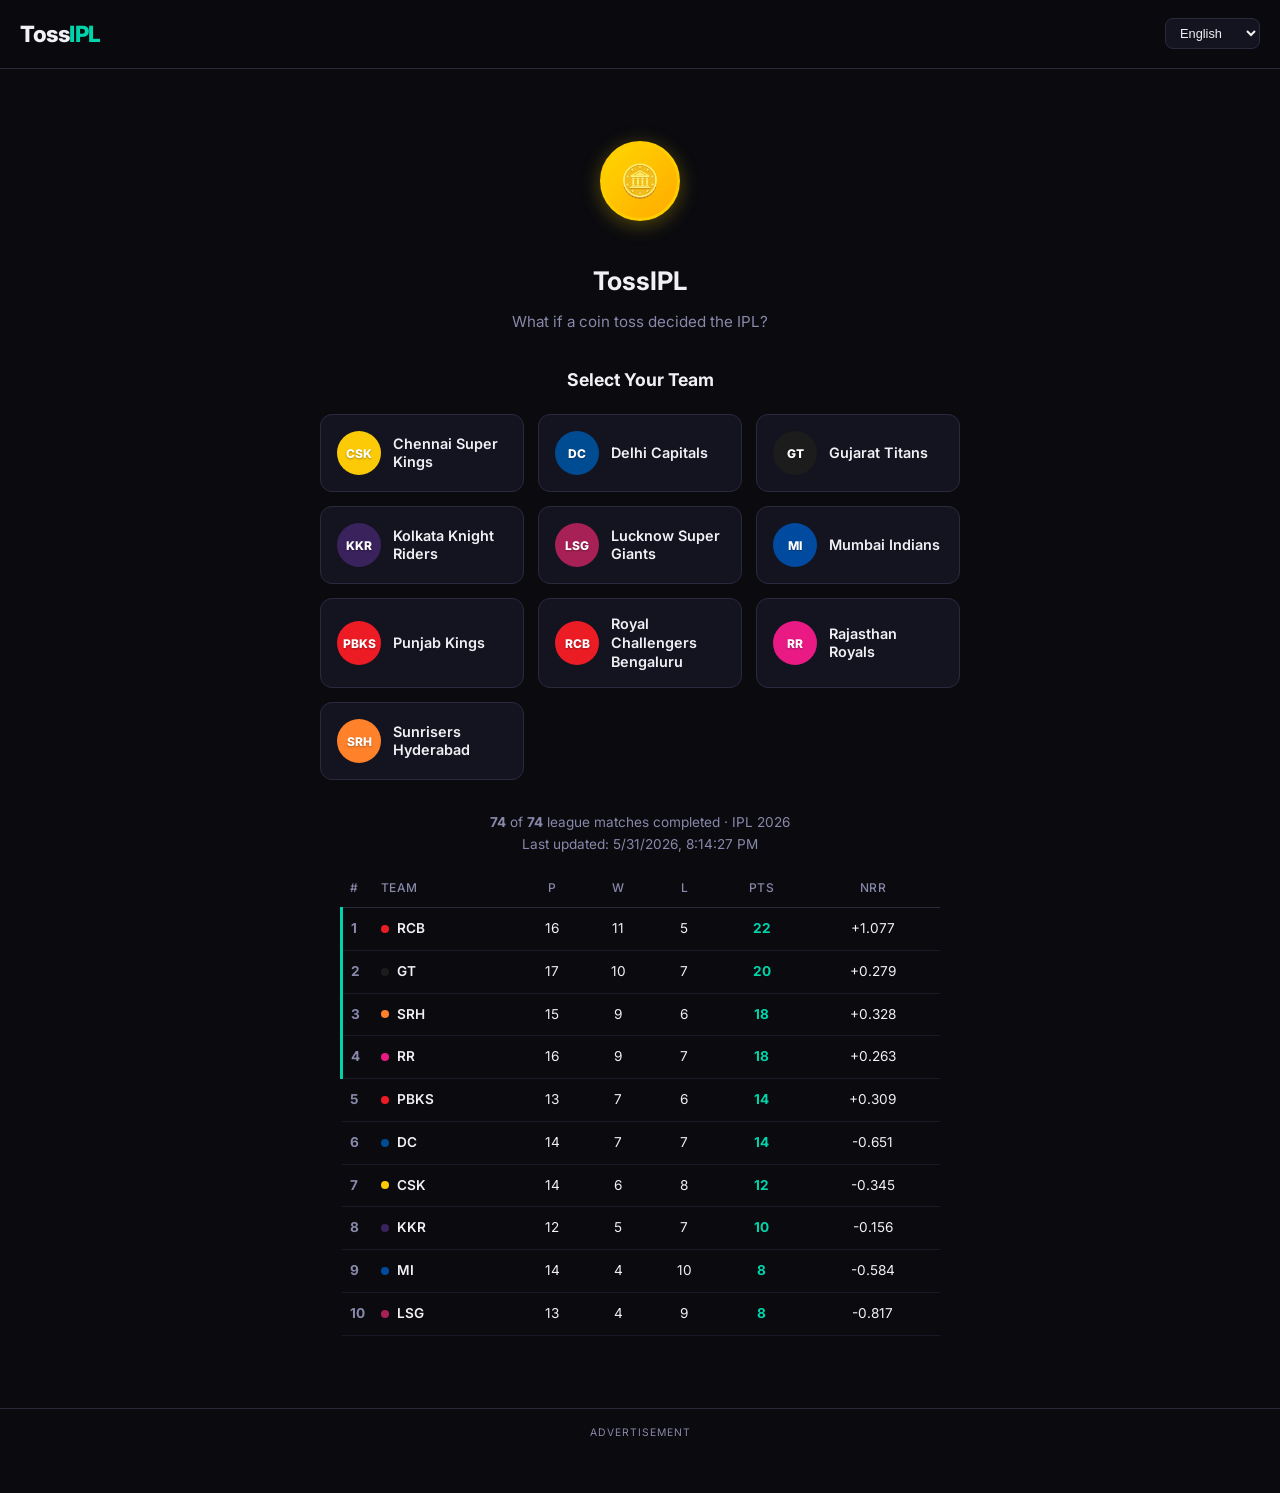
<file: index.html>
<!DOCTYPE html>
<html lang="en">
<head>
  <meta charset="UTF-8">
  <meta name="viewport" content="width=device-width, initial-scale=1.0, viewport-fit=cover">
  <meta name="theme-color" content="#0a0a0f">
  <meta name="description" content="What if a coin toss decided every IPL match? Find out your team's playoff chances.">
  <meta property="og:title" content="TossIPL - Coin Toss Playoff Simulator">
  <meta property="og:description" content="What if a coin toss decided every IPL match? Check your team's chances!">
  <meta property="og:type" content="website">
  <title>TossIPL - What if a coin toss decided the IPL?</title>
  <link rel="preconnect" href="https://fonts.googleapis.com">
  <link rel="preconnect" href="https://fonts.gstatic.com" crossorigin>
  <link href="https://fonts.googleapis.com/css2?family=Inter:wght@400;500;600;700;800&display=swap" rel="stylesheet">
  <meta http-equiv="Cache-Control" content="no-cache, no-store, must-revalidate">
  <meta http-equiv="Pragma" content="no-cache">
  <meta http-equiv="Expires" content="0">
  <link rel="stylesheet" href="css/style.css">
  <link rel="manifest" href="manifest.json">
  <script>
    // Unregister all service workers to prevent stale caching
    if ('serviceWorker' in navigator) {
      navigator.serviceWorker.getRegistrations().then(function(regs) {
        regs.forEach(function(r) { r.unregister(); });
      });
      // Clear all caches
      if (window.caches) {
        caches.keys().then(function(keys) {
          keys.forEach(function(k) { caches.delete(k); });
        });
      }
    }
  </script>
  <!-- Google AdSense - replace data-ad-client with your publisher ID -->
  <script async src="https://pagead2.googlesyndication.com/pagead/js/adsbygoogle.js?client=ca-pub-XXXXXXXXXXXXXXXX" crossorigin="anonymous"></script>
</head>
<body>

  <!-- HEADER -->
  <header class="header">
    <a href="?" class="logo" style="text-decoration:none">Toss<span>IPL</span></a>
    <div class="header-controls">
      <select class="lang-select" id="lang-select" aria-label="Language"></select>
    </div>
  </header>

  <!-- PAGE: Team Selector -->
  <main id="page-home" class="page active">
    <div class="coin-container">
      <div class="coin" id="coin" title="Flip!">&#x1FA99;</div>
    </div>
    <h1 class="page-title" data-i18n="appTitle">TossIPL</h1>
    <p class="page-subtitle" data-i18n="tagline">What if a coin toss decided the IPL?</p>
    <h2 class="page-title" style="font-size:1.1rem; margin-bottom:20px" data-i18n="selectTeam">Select Your Team</h2>
    <div class="team-grid" id="team-grid"></div>

    <!-- Current Standings -->
    <div id="current-standings" class="current-standings">
      <div class="current-standings-meta" id="current-standings-meta"></div>
      <table class="standings-table" id="current-standings-table">
        <thead>
          <tr>
            <th>#</th>
            <th data-i18n="team">Team</th>
            <th data-i18n="played">P</th>
            <th data-i18n="won">W</th>
            <th data-i18n="lost">L</th>
            <th data-i18n="points">Pts</th>
            <th>NRR</th>
          </tr>
        </thead>
        <tbody id="current-standings-body"></tbody>
      </table>
    </div>
  </main>

  <!-- PAGE: Analysis -->
  <main id="page-analysis" class="page">
    <button class="back-btn" id="back-btn">
      <span>&#8592;</span> <span data-i18n="selectTeam">Select Your Team</span>
    </button>

    <!-- Computing overlay -->
    <div id="computing" class="computing-overlay">
      <div class="spinner"></div>
      <div class="computing-text" data-i18n="computing">Computing scenarios...</div>
      <div class="progress-bar">
        <div class="progress-fill" id="progress-fill"></div>
      </div>
    </div>

    <!-- Results (hidden until computation done) -->
    <div id="results" class="hidden">

      <!-- Capture area for screenshot (excludes ads) -->
      <div id="capture-area">
        <!-- Result Banner -->
        <div class="hero" id="result-banner">
          <div class="hero-team-name" id="hero-team-name"></div>
          <div class="hero-percent" id="hero-percent">--</div>
          <div class="hero-label" data-i18n="qualifyChance">chance of qualifying</div>
          <div class="hero-detail" id="hero-detail"></div>
          <div class="hero-badge" id="hero-badge"></div>
        </div>

        <!-- Breakdown Bar -->
        <div class="breakdown" id="breakdown">
          <div class="breakdown-bar">
            <div class="seg-clean" id="seg-clean"></div>
            <div class="seg-nrr" id="seg-nrr"></div>
            <div class="seg-elim" id="seg-elim"></div>
          </div>
          <div class="breakdown-legend">
            <div class="breakdown-item">
              <span class="breakdown-dot clean"></span>
              <span><span data-i18n="guaranteed">Guaranteed</span>: <strong id="pct-clean">0%</strong></span>
            </div>
            <div class="breakdown-item">
              <span class="breakdown-dot nrr"></span>
              <span><span data-i18n="nrrDependent">NRR dependent</span>: <strong id="pct-nrr">0%</strong></span>
            </div>
            <div class="breakdown-item">
              <span class="breakdown-dot elim"></span>
              <span><span data-i18n="eliminatedLabel">Eliminated</span>: <strong id="pct-elim">0%</strong></span>
            </div>
          </div>
        </div>

        <!-- Status row -->
        <div class="status-row">
          <div class="status-item">
            <div class="status-value" id="remaining-count">--</div>
            <div class="status-label" data-i18n="remainingMatches">Remaining Matches</div>
          </div>
        </div>

        <div class="watermark">cointossipl.com</div>
      </div>
      <!-- End capture area -->

      <!-- Share buttons -->
      <div id="share-section">
        <div class="share-buttons">
          <button class="share-btn whatsapp" id="share-whatsapp">WhatsApp</button>
          <button class="share-btn twitter" id="share-twitter">X / Twitter</button>
          <button class="share-btn" id="share-copy"><span data-i18n="copyLink">Copy Link</span></button>
          <button class="share-btn" id="share-native" style="display:none"><span data-i18n="share">Share</span></button>
        </div>
      </div>

      <!-- Specific Paths (shown when few qualifying scenarios) -->
      <div id="specific-paths" class="specific-paths hidden">
        <h3 data-i18n="specificPaths">Specific paths to playoffs</h3>
        <div id="paths-container"></div>
      </div>

      <!-- How it works -->
      <div class="info-section">
        <button class="info-toggle" id="info-toggle">
          <span data-i18n="howItWorks">How it works</span>
          <span class="arrow">&#9660;</span>
        </button>
        <div class="info-content" id="info-content">
          <p data-i18n="howItWorksDesc">We simulate every possible outcome of the remaining IPL matches. Each match is a coin toss — 50/50. We count how many of those outcomes result in your team finishing in the top 4. When teams are tied on points, NRR decides — and we flip another coin for that too.</p>
        </div>
      </div>

      <!-- Outcome Explorer -->
      <div class="explorer" id="explorer-section">
        <h3 data-i18n="browseScenarios">Browse Scenarios</h3>

        <!-- Filter tabs -->
        <div class="filter-tabs" id="filter-tabs">
          <button class="filter-tab active" data-filter="all">All</button>
          <button class="filter-tab" data-filter="clean">Qualifying</button>
          <button class="filter-tab" data-filter="nrr_dependent">NRR</button>
          <button class="filter-tab" data-filter="eliminated">Eliminated</button>
        </div>

        <div class="explorer-controls">
          <input type="number" class="explorer-input" id="explorer-input" min="1" value="1" placeholder="Scenario #">
          <span class="explorer-total" id="explorer-total"></span>
        </div>
        <input type="range" class="explorer-slider" id="explorer-slider" min="1" value="1">

        <!-- Match outcomes for current scenario -->
        <div class="scenario-outcomes" id="scenario-outcomes"></div>
      </div>

      <!-- NRR Guidance (shown for NRR-dependent scenarios) -->
      <div id="nrr-guidance" class="nrr-guidance hidden">
        <div class="nrr-guidance-title" data-i18n="nrrRequired">NRR Required</div>
        <div id="nrr-guidance-content"></div>
      </div>

      <!-- Standings Table -->
      <div id="standings-section">
        <h3 data-i18n="standings" style="margin-bottom:12px">Standings</h3>
        <table class="standings-table" id="standings-table">
          <thead>
            <tr>
              <th>#</th>
              <th data-i18n="team">Team</th>
              <th data-i18n="played">P</th>
              <th data-i18n="won">W</th>
              <th data-i18n="lost">L</th>
              <th data-i18n="points">Pts</th>
              <th>NRR</th>
            </tr>
          </thead>
          <tbody id="standings-body"></tbody>
        </table>
      </div>

    </div><!-- end #results -->
  </main>

  <!-- Ad Banner (outside capture-area, not included in screenshots) -->
  <div class="ad-container" id="ad-container">
    <div class="ad-label">Advertisement</div>
    <!-- Replace data-ad-client and data-ad-slot with your AdSense values -->
    <ins class="adsbygoogle"
         style="display:block"
         data-ad-client="ca-pub-XXXXXXXXXXXXXXXX"
         data-ad-slot="XXXXXXXXXX"
         data-ad-format="auto"
         data-full-width-responsive="true"></ins>
    <script>(adsbygoogle = window.adsbygoogle || []).push({});</script>
  </div>

  <!-- Scripts -->
  <script src="https://html2canvas.hertzen.com/dist/html2canvas.min.js"></script>
  <script src="js/i18n.js"></script>
  <script src="js/share.js"></script>
  <script src="js/app.js"></script>
</body>
</html>
</file>
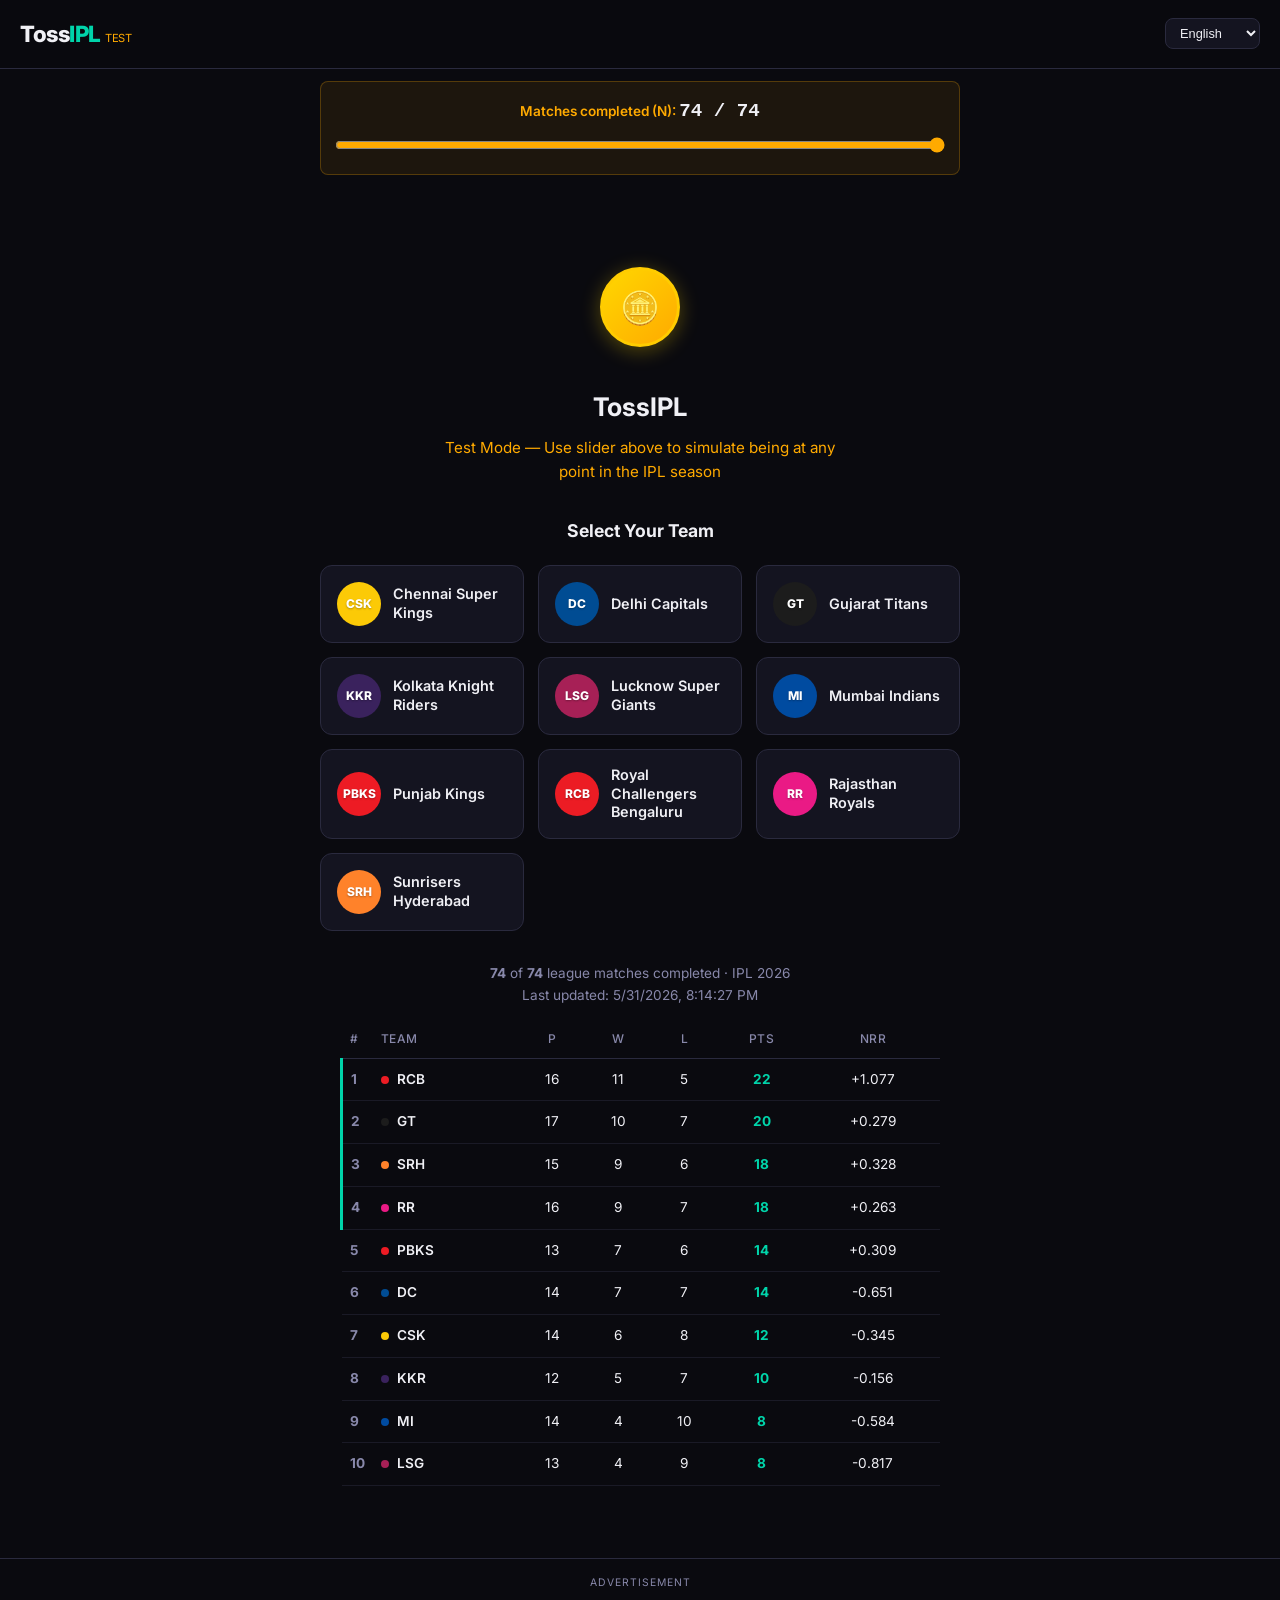
<file: test.html>
<!DOCTYPE html>
<html>
<head>
  <meta charset="UTF-8">
  <title>Redirecting to TossIPL Test Mode...</title>
  <script>
    // Redirect to index.html with n param (presence of n = test mode)
    var params = new URLSearchParams(window.location.search);
    if (!params.has('n')) params.set('n', '');
    window.location.replace('index.html?' + params.toString());
  </script>
</head>
<body>
  <p>Redirecting to <a href="index.html?mode=test">TossIPL Test Mode</a>...</p>
</body>
</html>
</file>
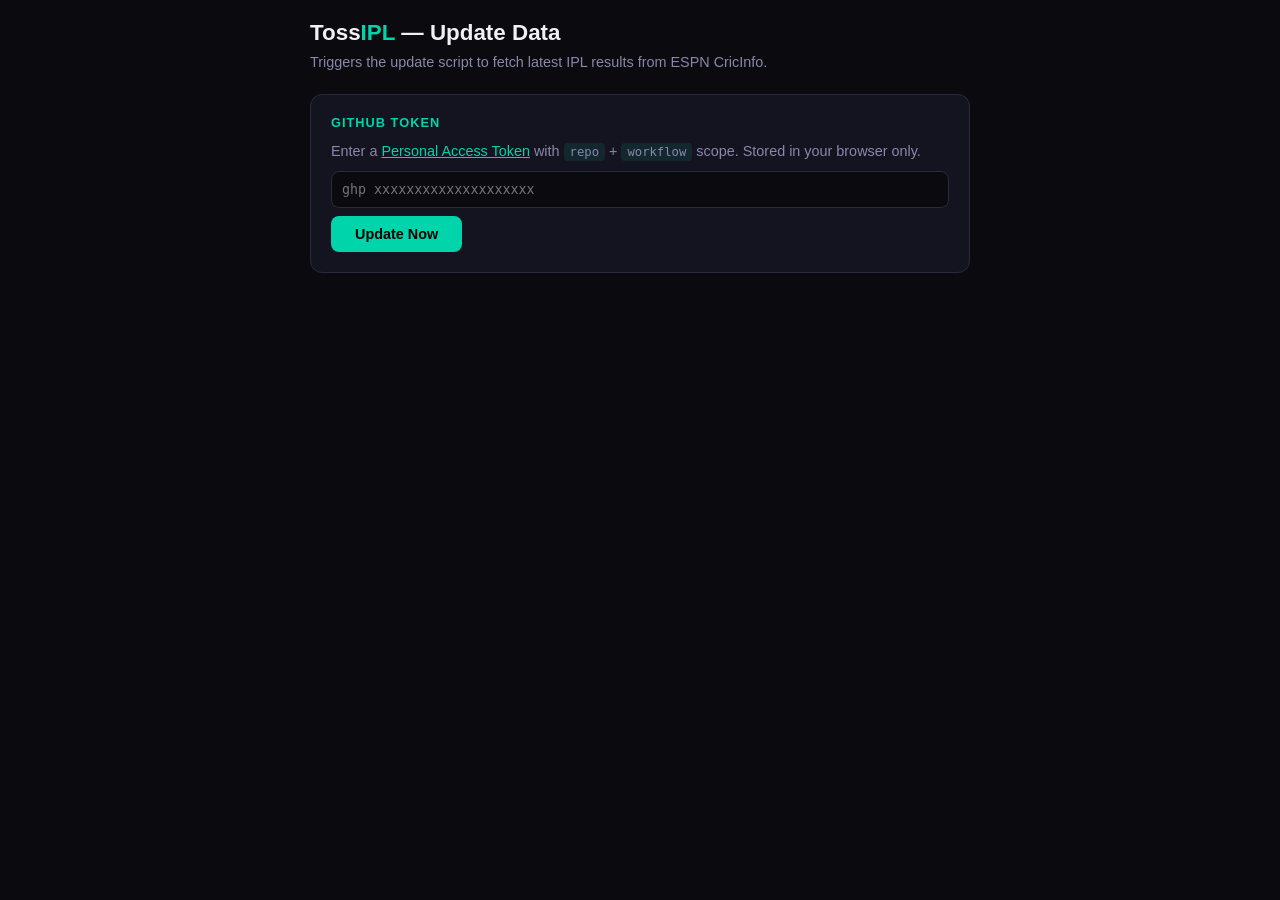
<file: update.html>
<!DOCTYPE html>
<html lang="en">
<head>
  <meta charset="UTF-8">
  <meta name="viewport" content="width=device-width, initial-scale=1.0">
  <title>TossIPL - Update Match Data</title>
  <style>
    :root { --bg: #0a0a0f; --card: #141420; --text: #f0f0f5; --muted: #8888aa; --accent: #00d4aa; --border: #2a2a3e; --danger: #ff4466; --warning: #ffaa00; }
    * { margin: 0; padding: 0; box-sizing: border-box; }
    body { font-family: 'Inter', -apple-system, sans-serif; background: var(--bg); color: var(--text); padding: 20px; max-width: 700px; margin: 0 auto; }
    h1 { font-size: 1.4rem; margin-bottom: 8px; }
    h1 span { color: var(--accent); }
    .subtitle { color: var(--muted); font-size: 0.9rem; margin-bottom: 24px; }
    .card { background: var(--card); border: 1px solid var(--border); border-radius: 12px; padding: 20px; margin-bottom: 16px; }
    .card-title { color: var(--accent); font-weight: 700; font-size: 0.8rem; text-transform: uppercase; letter-spacing: 1px; margin-bottom: 10px; }
    .card p { color: var(--muted); font-size: 0.9rem; line-height: 1.6; }
    button { padding: 10px 24px; border-radius: 8px; border: none; font-family: inherit; font-size: 0.9rem; font-weight: 600; cursor: pointer; transition: all 0.2s; }
    .btn-primary { background: var(--accent); color: #000; }
    .btn-primary:hover { opacity: 0.9; }
    .btn-primary:disabled { opacity: 0.4; cursor: not-allowed; }
    .btn-secondary { background: var(--card); color: var(--text); border: 1px solid var(--border); margin-left: 8px; }
    .token-input { width: 100%; padding: 10px; background: var(--bg); color: var(--text); border: 1px solid var(--border); border-radius: 8px; font-family: monospace; margin: 8px 0; }
    .token-input:focus { outline: none; border-color: var(--accent); }
    .status { padding: 12px; border-radius: 8px; font-size: 0.85rem; margin-top: 12px; }
    .status.success { background: rgba(0,212,170,0.1); color: var(--accent); }
    .status.error { background: rgba(255,68,102,0.1); color: var(--danger); }
    .status.info { background: rgba(136,136,170,0.1); color: var(--muted); }
    .status.running { background: rgba(255,170,0,0.1); color: var(--warning); }
    .log { margin-top: 12px; max-height: 300px; overflow: auto; font-family: monospace; font-size: 0.75rem; background: var(--bg); border: 1px solid var(--border); border-radius: 8px; padding: 12px; }
    .log-line { padding: 2px 0; }
    .log-line.ok { color: var(--accent); }
    .log-line.err { color: var(--danger); }
    .log-line.warn { color: var(--warning); }
    .spinner { display: inline-block; width: 14px; height: 14px; border: 2px solid var(--border); border-top-color: var(--warning); border-radius: 50%; animation: spin 0.6s linear infinite; vertical-align: middle; margin-right: 6px; }
    @keyframes spin { to { transform: rotate(360deg); } }
    a { color: var(--accent); }
    code { background: rgba(0,212,170,0.1); padding: 2px 6px; border-radius: 4px; font-size: 0.85em; }
    .hidden { display: none; }
  </style>
</head>
<body>

<h1>Toss<span>IPL</span> — Update Data</h1>
<p class="subtitle">Triggers the update script to fetch latest IPL results from ESPN CricInfo.</p>

<!-- Token setup -->
<div class="card" id="card-token">
  <div class="card-title">GitHub Token</div>
  <p>Enter a <a href="https://github.com/settings/tokens/new?scopes=repo,workflow&description=TossIPL%20Update" target="_blank">Personal Access Token</a> with <code>repo</code> + <code>workflow</code> scope. Stored in your browser only.</p>
  <input type="password" class="token-input" id="github-token" placeholder="ghp_xxxxxxxxxxxxxxxxxxxx">
  <div>
    <button class="btn-primary" id="btn-run" onclick="triggerUpdate()">Update Now</button>
  </div>
  <div id="status"></div>
</div>

<!-- Log output -->
<div class="card hidden" id="card-log">
  <div class="card-title">Progress</div>
  <div class="log" id="log"></div>
</div>

<script>
(function() {
  var OWNER = 'schleir';
  var REPO = 'cointosscricket';
  var WORKFLOW = 'update-data.yml';
  var BRANCH = 'gh-pages';
  var pollTimer = null;

  // Restore saved token
  var saved = localStorage.getItem('tossipl_github_token');
  if (saved) document.getElementById('github-token').value = saved;

  function setStatus(cls, html) {
    var el = document.getElementById('status');
    el.className = 'status ' + cls;
    el.innerHTML = html;
  }

  function log(msg, cls) {
    var el = document.getElementById('card-log');
    el.classList.remove('hidden');
    var logEl = document.getElementById('log');
    var line = document.createElement('div');
    line.className = 'log-line' + (cls ? ' ' + cls : '');
    line.textContent = new Date().toLocaleTimeString() + ' — ' + msg;
    logEl.appendChild(line);
    logEl.scrollTop = logEl.scrollHeight;
  }

  function getToken() {
    var token = document.getElementById('github-token').value.trim();
    if (!token) {
      setStatus('error', 'Please enter a GitHub token.');
      return null;
    }
    localStorage.setItem('tossipl_github_token', token);
    return token;
  }

  function ghFetch(path, opts) {
    var token = getToken();
    if (!token) return Promise.reject(new Error('No token'));
    opts = opts || {};
    opts.headers = Object.assign({
      'Authorization': 'token ' + token,
      'Accept': 'application/vnd.github.v3+json',
    }, opts.headers || {});
    return fetch('https://api.github.com' + path, opts).then(function(r) {
      if (!r.ok) return r.json().then(function(b) { throw new Error(b.message || r.status); });
      if (r.status === 204) return null;
      return r.json();
    });
  }

  window.triggerUpdate = function() {
    var token = getToken();
    if (!token) return;

    document.getElementById('btn-run').disabled = true;
    document.getElementById('log').innerHTML = '';
    setStatus('running', '<span class="spinner"></span> Triggering workflow...');
    log('Dispatching update-data workflow...');

    ghFetch('/repos/' + OWNER + '/' + REPO + '/actions/workflows/' + WORKFLOW + '/dispatches', {
      method: 'POST',
      headers: { 'Content-Type': 'application/json' },
      body: JSON.stringify({ ref: BRANCH })
    })
    .then(function() {
      log('Workflow dispatched. Waiting for it to start...', 'ok');
      setStatus('running', '<span class="spinner"></span> Workflow dispatched, waiting for run to appear...');
      // Wait a few seconds then start polling
      setTimeout(function() { pollForRun(token, 0); }, 3000);
    })
    .catch(function(err) {
      log('Failed to dispatch: ' + err.message, 'err');
      setStatus('error', 'Failed: ' + err.message + '. Check your token has <code>workflow</code> scope.');
      document.getElementById('btn-run').disabled = false;
    });
  };

  function pollForRun(token, attempt) {
    if (attempt > 60) {
      log('Timed out waiting for workflow.', 'err');
      setStatus('error', 'Timed out.');
      document.getElementById('btn-run').disabled = false;
      return;
    }

    ghFetch('/repos/' + OWNER + '/' + REPO + '/actions/workflows/' + WORKFLOW + '/runs?per_page=1&branch=' + BRANCH)
    .then(function(data) {
      if (!data.workflow_runs || data.workflow_runs.length === 0) {
        log('No runs found yet, retrying...', 'warn');
        setTimeout(function() { pollForRun(token, attempt + 1); }, 5000);
        return;
      }

      var run = data.workflow_runs[0];
      var status = run.status;
      var conclusion = run.conclusion;

      if (status === 'completed') {
        if (conclusion === 'success') {
          log('Workflow completed successfully!', 'ok');
          setStatus('success', 'Data updated! The site will refresh in ~1 minute. <a href="index.html">Go to TossIPL</a>');
        } else {
          log('Workflow finished with: ' + conclusion, 'err');
          setStatus('error', 'Workflow ' + conclusion + '. <a href="' + run.html_url + '" target="_blank">View logs</a>');
        }
        document.getElementById('btn-run').disabled = false;
        return;
      }

      // Still running
      var label = status === 'queued' ? 'Queued' : status === 'in_progress' ? 'Running' : status;
      log('Status: ' + label + '...', 'warn');
      setStatus('running', '<span class="spinner"></span> ' + label + '... <a href="' + run.html_url + '" target="_blank">View</a>');
      setTimeout(function() { pollForRun(token, attempt + 1); }, 5000);
    })
    .catch(function(err) {
      log('Poll error: ' + err.message, 'err');
      setTimeout(function() { pollForRun(token, attempt + 1); }, 5000);
    });
  }

  // Auto-trigger if token is already saved
  if (saved) {
    // Small delay so user sees the page first
    setTimeout(function() {
      triggerUpdate();
    }, 500);
  }

})();
</script>
</body>
</html>
</file>
<file: css/style.css>
/* TossIPL - Mobile-first, minimalistic design */

:root {
  --bg: #0a0a0f;
  --bg-card: #141420;
  --bg-card-hover: #1c1c2e;
  --text: #f0f0f5;
  --text-muted: #8888aa;
  --accent: #00d4aa;
  --accent-glow: rgba(0, 212, 170, 0.15);
  --border: #2a2a3e;
  --danger: #ff4466;
  --success: #00d4aa;
  --warning: #ffaa00;
  --radius: 12px;
  --radius-sm: 8px;
  --font: 'Inter', -apple-system, BlinkMacSystemFont, 'Segoe UI', sans-serif;
  --font-mono: 'JetBrains Mono', 'Fira Code', monospace;
}

* {
  margin: 0;
  padding: 0;
  box-sizing: border-box;
}

html {
  font-size: 16px;
  scroll-behavior: smooth;
}

body {
  font-family: var(--font);
  background: var(--bg);
  color: var(--text);
  min-height: 100vh;
  line-height: 1.6;
  -webkit-font-smoothing: antialiased;
}

/* ===== HEADER ===== */

.header {
  display: flex;
  align-items: center;
  justify-content: space-between;
  padding: 16px 20px;
  border-bottom: 1px solid var(--border);
  position: sticky;
  top: 0;
  background: rgba(10, 10, 15, 0.95);
  backdrop-filter: blur(10px);
  z-index: 100;
}

.logo {
  font-size: 1.4rem;
  font-weight: 800;
  letter-spacing: -0.5px;
  color: var(--text);
}

.logo span {
  color: var(--accent);
}

.header-controls {
  display: flex;
  align-items: center;
  gap: 12px;
}

.lang-select {
  background: var(--bg-card);
  color: var(--text);
  border: 1px solid var(--border);
  border-radius: var(--radius-sm);
  padding: 6px 10px;
  font-size: 0.8rem;
  cursor: pointer;
  outline: none;
}

.lang-select:focus {
  border-color: var(--accent);
}

/* ===== TEAM SELECTOR PAGE ===== */

.page {
  display: none;
  padding: 20px;
  max-width: 680px;
  margin: 0 auto;
  animation: fadeIn 0.3s ease;
}

.page.active {
  display: block;
}

@keyframes fadeIn {
  from { opacity: 0; transform: translateY(10px); }
  to { opacity: 1; transform: translateY(0); }
}

.page-title {
  font-size: 1.6rem;
  font-weight: 700;
  text-align: center;
  margin-bottom: 8px;
}

.page-subtitle {
  color: var(--text-muted);
  text-align: center;
  margin-bottom: 32px;
  font-size: 0.95rem;
  max-width: 400px;
  margin-left: auto;
  margin-right: auto;
}

.team-grid {
  display: grid;
  grid-template-columns: repeat(2, 1fr);
  gap: 12px;
}

.team-card {
  display: flex;
  align-items: center;
  gap: 12px;
  padding: 16px;
  background: var(--bg-card);
  border: 1px solid var(--border);
  border-radius: var(--radius);
  cursor: pointer;
  transition: all 0.2s ease;
  text-decoration: none;
  color: var(--text);
}

.team-card:hover {
  background: var(--bg-card-hover);
  border-color: var(--accent);
  transform: translateY(-2px);
}

.team-card:active {
  transform: translateY(0);
}

.team-badge {
  width: 44px;
  height: 44px;
  border-radius: 50%;
  display: flex;
  align-items: center;
  justify-content: center;
  font-weight: 800;
  font-size: 0.75rem;
  color: #fff;
  flex-shrink: 0;
  text-shadow: 0 1px 2px rgba(0,0,0,0.3);
}

.team-card-name {
  font-weight: 600;
  font-size: 0.9rem;
  line-height: 1.3;
}

/* ===== ANALYSIS PAGE ===== */

.back-btn {
  display: inline-flex;
  align-items: center;
  gap: 6px;
  color: var(--text-muted);
  text-decoration: none;
  font-size: 0.85rem;
  margin-bottom: 24px;
  cursor: pointer;
  background: none;
  border: none;
  font-family: var(--font);
}

.back-btn:hover {
  color: var(--text);
}

/* Hero section - the main result */
.hero {
  text-align: center;
  padding: 32px 20px;
  border-radius: var(--radius);
  margin-bottom: 24px;
  position: relative;
  overflow: hidden;
}

.hero::before {
  content: '';
  position: absolute;
  inset: 0;
  background: var(--team-color, var(--accent));
  opacity: 0.08;
  border-radius: var(--radius);
}

.hero-team-name {
  font-size: 1rem;
  font-weight: 600;
  color: var(--text-muted);
  margin-bottom: 8px;
  text-transform: uppercase;
  letter-spacing: 1px;
}

.hero-percent {
  font-size: 4.5rem;
  font-weight: 800;
  line-height: 1;
  margin-bottom: 4px;
  background: linear-gradient(135deg, var(--team-color, var(--accent)), var(--text));
  -webkit-background-clip: text;
  -webkit-text-fill-color: transparent;
  background-clip: text;
}

.hero-label {
  font-size: 1.1rem;
  color: var(--text-muted);
  margin-bottom: 16px;
}

.hero-detail {
  font-size: 0.9rem;
  color: var(--text-muted);
}

.hero-detail strong {
  color: var(--text);
}

.hero-badge {
  display: inline-block;
  padding: 4px 12px;
  border-radius: 20px;
  font-size: 0.75rem;
  font-weight: 600;
  margin-top: 12px;
  text-transform: uppercase;
  letter-spacing: 0.5px;
}

.hero-badge.exact {
  background: rgba(0, 212, 170, 0.15);
  color: var(--success);
}

.hero-badge.approx {
  background: rgba(255, 170, 0, 0.15);
  color: var(--warning);
}

/* Status indicator */
.status-row {
  display: flex;
  justify-content: center;
  gap: 24px;
  margin-bottom: 24px;
}

.status-item {
  text-align: center;
}

.status-value {
  font-size: 1.5rem;
  font-weight: 700;
}

.status-label {
  font-size: 0.75rem;
  color: var(--text-muted);
  text-transform: uppercase;
  letter-spacing: 0.5px;
}

/* ===== SHARE SECTION ===== */

#share-section {
  text-align: center;
  margin-bottom: 24px;
}

.share-buttons {
  display: flex;
  gap: 10px;
  justify-content: center;
  flex-wrap: wrap;
}

.share-btn {
  display: inline-flex;
  align-items: center;
  gap: 6px;
  padding: 10px 20px;
  border-radius: var(--radius-sm);
  border: 1px solid var(--border);
  background: var(--bg-card);
  color: var(--text);
  font-family: var(--font);
  font-size: 0.85rem;
  font-weight: 500;
  cursor: pointer;
  transition: all 0.2s ease;
}

.share-btn:hover {
  background: var(--bg-card-hover);
  border-color: var(--accent);
}

.share-btn.whatsapp {
  background: #25D366;
  border-color: #25D366;
  color: #fff;
}

.share-btn.whatsapp:hover {
  background: #20bd5a;
}

.share-btn.twitter {
  background: #1DA1F2;
  border-color: #1DA1F2;
  color: #fff;
}

.share-btn.twitter:hover {
  background: #1a91da;
}

/* ===== SPECIFIC PATHS (when few scenarios) ===== */

.specific-paths {
  margin-bottom: 24px;
}

.specific-paths h3 {
  font-size: 1rem;
  margin-bottom: 12px;
}

.path-card {
  background: var(--bg-card);
  border: 1px solid var(--border);
  border-radius: var(--radius-sm);
  padding: 14px;
  margin-bottom: 8px;
}

.path-number {
  font-size: 0.75rem;
  color: var(--accent);
  text-transform: uppercase;
  letter-spacing: 0.5px;
  font-weight: 600;
  margin-bottom: 6px;
}

.path-outcomes {
  display: flex;
  flex-wrap: wrap;
  gap: 6px;
}

.path-outcome {
  font-size: 0.8rem;
  padding: 3px 8px;
  border-radius: 4px;
  background: rgba(255, 255, 255, 0.05);
  white-space: nowrap;
}

.path-outcome .winner {
  font-weight: 700;
  color: var(--success);
}

.path-outcome .loser {
  color: var(--text-muted);
}

/* ===== HOW IT WORKS ===== */

.info-section {
  margin-bottom: 24px;
}

.info-toggle {
  display: flex;
  align-items: center;
  justify-content: space-between;
  width: 100%;
  padding: 14px;
  background: var(--bg-card);
  border: 1px solid var(--border);
  border-radius: var(--radius-sm);
  color: var(--text);
  font-family: var(--font);
  font-size: 0.9rem;
  font-weight: 500;
  cursor: pointer;
}

.info-toggle .arrow {
  transition: transform 0.2s ease;
  font-size: 0.8rem;
}

.info-toggle.open .arrow {
  transform: rotate(180deg);
}

.info-content {
  display: none;
  padding: 14px;
  background: var(--bg-card);
  border: 1px solid var(--border);
  border-top: none;
  border-radius: 0 0 var(--radius-sm) var(--radius-sm);
  color: var(--text-muted);
  font-size: 0.85rem;
  line-height: 1.7;
}

.info-content.open {
  display: block;
}

/* ===== OUTCOME EXPLORER ===== */

.explorer {
  margin-bottom: 24px;
}

.explorer h3 {
  font-size: 1rem;
  margin-bottom: 12px;
}

.explorer-controls {
  display: flex;
  align-items: center;
  gap: 12px;
  margin-bottom: 16px;
}

.explorer-input {
  flex: 1;
  background: var(--bg-card);
  border: 1px solid var(--border);
  border-radius: var(--radius-sm);
  padding: 10px 14px;
  color: var(--text);
  font-family: var(--font-mono);
  font-size: 0.9rem;
  outline: none;
}

.explorer-input:focus {
  border-color: var(--accent);
}

.explorer-total {
  color: var(--text-muted);
  font-size: 0.8rem;
  white-space: nowrap;
}

.explorer-slider {
  width: 100%;
  margin-bottom: 16px;
  accent-color: var(--accent);
}

/* ===== CURRENT STANDINGS (Home Page) ===== */

.current-standings {
  max-width: 680px;
  margin: 32px auto 0;
  padding: 0 20px;
}

.current-standings-meta {
  color: var(--text-muted);
  font-size: 0.85rem;
  margin-bottom: 12px;
  text-align: center;
}

/* ===== STANDINGS TABLE ===== */

.standings-table {
  width: 100%;
  border-collapse: collapse;
  font-size: 0.85rem;
}

.standings-table th {
  text-align: left;
  padding: 10px 8px;
  color: var(--text-muted);
  font-weight: 500;
  font-size: 0.75rem;
  text-transform: uppercase;
  letter-spacing: 0.5px;
  border-bottom: 1px solid var(--border);
}

.standings-table th:not(:first-child):not(:nth-child(2)) {
  text-align: center;
}

.standings-table td {
  padding: 10px 8px;
  border-bottom: 1px solid rgba(42, 42, 62, 0.5);
}

.standings-table td:not(:first-child):not(:nth-child(2)) {
  text-align: center;
}

.standings-table tr.highlight {
  background: var(--accent-glow);
}

.standings-table tr.qualify-zone {
  border-left: 3px solid var(--accent);
}

.standings-table .rank {
  font-weight: 700;
  color: var(--text-muted);
  width: 30px;
}

.standings-table .team-cell {
  display: flex;
  align-items: center;
  gap: 8px;
}

.standings-table .team-dot {
  width: 8px;
  height: 8px;
  border-radius: 50%;
  flex-shrink: 0;
}

.standings-table .team-name {
  font-weight: 600;
}

.standings-table .pts {
  font-weight: 700;
  color: var(--accent);
}

/* ===== BREAKDOWN BAR ===== */

.breakdown {
  margin-bottom: 24px;
}

.breakdown-bar {
  display: flex;
  height: 8px;
  border-radius: 4px;
  overflow: hidden;
  margin-bottom: 8px;
}

.breakdown-bar .seg-clean {
  background: var(--success);
}

.breakdown-bar .seg-nrr {
  background: var(--warning);
}

.breakdown-bar .seg-elim {
  background: var(--danger);
}

.breakdown-legend {
  display: flex;
  justify-content: center;
  gap: 16px;
  flex-wrap: wrap;
}

.breakdown-item {
  display: flex;
  align-items: center;
  gap: 5px;
  font-size: 0.75rem;
  color: var(--text-muted);
}

.breakdown-dot {
  width: 8px;
  height: 8px;
  border-radius: 50%;
  flex-shrink: 0;
}

.breakdown-dot.clean { background: var(--success); }
.breakdown-dot.nrr { background: var(--warning); }
.breakdown-dot.elim { background: var(--danger); }

/* ===== NRR GUIDANCE BOX ===== */

.nrr-guidance {
  background: rgba(255, 170, 0, 0.08);
  border: 1px solid rgba(255, 170, 0, 0.25);
  border-radius: var(--radius-sm);
  padding: 14px;
  margin-top: 12px;
  margin-bottom: 16px;
}

.nrr-guidance-title {
  font-size: 0.8rem;
  font-weight: 600;
  color: var(--warning);
  text-transform: uppercase;
  letter-spacing: 0.5px;
  margin-bottom: 8px;
}

.nrr-guidance p {
  font-size: 0.85rem;
  color: var(--text-muted);
  margin-bottom: 4px;
  line-height: 1.5;
}

.nrr-guidance strong {
  color: var(--text);
}

/* ===== FILTER TABS ===== */

.filter-tabs {
  display: flex;
  gap: 6px;
  margin-bottom: 14px;
  flex-wrap: wrap;
}

.filter-tab {
  padding: 6px 14px;
  border-radius: 20px;
  border: 1px solid var(--border);
  background: var(--bg-card);
  color: var(--text-muted);
  font-family: var(--font);
  font-size: 0.8rem;
  font-weight: 500;
  cursor: pointer;
  transition: all 0.2s ease;
}

.filter-tab:hover {
  border-color: var(--accent);
  color: var(--text);
}

.filter-tab.active {
  background: var(--accent);
  border-color: var(--accent);
  color: #000;
  font-weight: 600;
}

.filter-tab[data-filter="clean"].active {
  background: var(--success);
  border-color: var(--success);
}

.filter-tab[data-filter="nrr_dependent"].active {
  background: var(--warning);
  border-color: var(--warning);
}

.filter-tab[data-filter="eliminated"].active {
  background: var(--danger);
  border-color: var(--danger);
  color: #fff;
}

.filter-tab .filter-count {
  font-size: 0.7rem;
  opacity: 0.8;
  margin-left: 4px;
}

/* ===== SCENARIO OUTCOMES LIST ===== */

.scenario-outcomes {
  margin-top: 14px;
  margin-bottom: 16px;
}

.scenario-outcomes-title {
  font-size: 0.8rem;
  font-weight: 600;
  color: var(--text-muted);
  text-transform: uppercase;
  letter-spacing: 0.5px;
  margin-bottom: 8px;
}

.scenario-category-badge {
  display: inline-block;
  padding: 2px 8px;
  border-radius: 10px;
  font-size: 0.7rem;
  font-weight: 600;
  margin-left: 8px;
  text-transform: uppercase;
  letter-spacing: 0.3px;
  vertical-align: middle;
}

.scenario-category-badge.clean {
  background: rgba(0, 212, 170, 0.15);
  color: var(--success);
}

.scenario-category-badge.nrr_dependent {
  background: rgba(255, 170, 0, 0.15);
  color: var(--warning);
}

.scenario-category-badge.eliminated {
  background: rgba(255, 68, 102, 0.15);
  color: var(--danger);
}

.outcome-list {
  list-style: none;
  display: grid;
  grid-template-columns: 1fr;
  gap: 4px;
}

.outcome-item {
  display: flex;
  align-items: center;
  padding: 6px 10px;
  background: var(--bg-card);
  border-radius: 6px;
  font-size: 0.82rem;
}

.outcome-match {
  color: var(--text-muted);
  min-width: 100px;
}

.outcome-result {
  margin-left: auto;
  font-weight: 600;
}

.outcome-result .winner-name {
  color: var(--success);
}

.outcome-result .should-win {
  color: var(--text-muted);
  font-weight: 400;
  font-size: 0.78rem;
}

@media (min-width: 480px) {
  .outcome-list {
    grid-template-columns: 1fr 1fr;
    gap: 6px;
  }
}

/* ===== TEST CONTROLS (test.html only) ===== */

.test-controls {
  background: rgba(255, 170, 0, 0.08);
  border: 1px solid rgba(255, 170, 0, 0.25);
  border-radius: var(--radius-sm);
  padding: 14px;
  margin-bottom: 20px;
  text-align: center;
}

.test-controls label {
  font-size: 0.85rem;
  color: var(--warning);
  font-weight: 600;
  display: block;
  margin-bottom: 8px;
}

.test-controls input[type="range"] {
  width: 100%;
  accent-color: var(--warning);
  margin-bottom: 4px;
}

.test-controls .test-n-value {
  font-family: var(--font-mono);
  font-size: 1.2rem;
  font-weight: 700;
  color: var(--text);
}

/* ===== NRR DISCLAIMER ===== */

.disclaimer {
  text-align: center;
  color: var(--text-muted);
  font-size: 0.75rem;
  margin-top: 8px;
  font-style: italic;
}

/* ===== LOADING / COMPUTING ===== */

.computing-overlay {
  text-align: center;
  padding: 60px 20px;
}

.spinner {
  width: 48px;
  height: 48px;
  border: 3px solid var(--border);
  border-top-color: var(--accent);
  border-radius: 50%;
  animation: spin 0.8s linear infinite;
  margin: 0 auto 20px;
}

@keyframes spin {
  to { transform: rotate(360deg); }
}

.computing-text {
  color: var(--text-muted);
  font-size: 0.9rem;
}

.progress-bar {
  width: 200px;
  height: 4px;
  background: var(--border);
  border-radius: 2px;
  margin: 12px auto 0;
  overflow: hidden;
}

.progress-fill {
  height: 100%;
  background: var(--accent);
  border-radius: 2px;
  transition: width 0.3s ease;
  width: 0%;
}

/* ===== COIN TOSS ANIMATION (Start Page) ===== */

.coin-container {
  text-align: center;
  margin: 40px 0;
}

.coin {
  width: 80px;
  height: 80px;
  border-radius: 50%;
  background: linear-gradient(135deg, #ffd700, #ffaa00);
  display: inline-flex;
  align-items: center;
  justify-content: center;
  font-size: 2rem;
  cursor: pointer;
  transition: transform 0.2s ease;
  box-shadow: 0 4px 20px rgba(255, 215, 0, 0.3);
  border: 3px solid #ffcc00;
  user-select: none;
}

.coin:hover {
  transform: scale(1.05);
}

.coin.flipping {
  animation: coinFlip 0.6s ease-in-out;
}

@keyframes coinFlip {
  0% { transform: rotateY(0); }
  50% { transform: rotateY(900deg) scale(1.2); }
  100% { transform: rotateY(1800deg); }
}

/* ===== RESPONSIVE ===== */

@media (min-width: 480px) {
  .team-grid {
    grid-template-columns: repeat(2, 1fr);
    gap: 14px;
  }

  .hero-percent {
    font-size: 5.5rem;
  }
}

@media (min-width: 768px) {
  .page {
    padding: 32px 20px;
  }

  .team-grid {
    grid-template-columns: repeat(3, 1fr);
  }

  .hero-percent {
    font-size: 6rem;
  }

  .share-buttons {
    gap: 12px;
  }
}

/* Landscape on mobile */
@media (max-height: 500px) and (orientation: landscape) {
  .hero {
    padding: 16px 20px;
  }

  .hero-percent {
    font-size: 3rem;
  }

  .page {
    display: flex;
    flex-wrap: wrap;
    gap: 20px;
  }

  .page.active {
    display: flex;
  }

  .analysis-left {
    flex: 1;
    min-width: 280px;
  }

  .analysis-right {
    flex: 1;
    min-width: 280px;
  }
}

/* ===== CAPTURE AREA (for html2canvas) ===== */

#capture-area {
  background: var(--bg);
  padding: 20px;
}

#capture-area .watermark {
  text-align: center;
  color: var(--text-muted);
  font-size: 0.7rem;
  margin-top: 12px;
  display: none;
}

#capture-area.capturing .watermark {
  display: block;
}

/* ===== UTILITIES ===== */

.hidden {
  display: none !important;
}

.sr-only {
  position: absolute;
  width: 1px;
  height: 1px;
  overflow: hidden;
  clip: rect(0, 0, 0, 0);
}

/* ===== AD BANNER ===== */

.ad-container {
  text-align: center;
  padding: 16px 20px 24px;
  margin-top: 40px;
  border-top: 1px solid var(--border);
}

.ad-container .ad-label {
  font-size: 0.65rem;
  color: var(--text-muted);
  text-transform: uppercase;
  letter-spacing: 1px;
  margin-bottom: 8px;
}

/* Extra bottom padding so ad doesn't overlap content on mobile */
body {
  padding-bottom: 20px;
}
</file>
